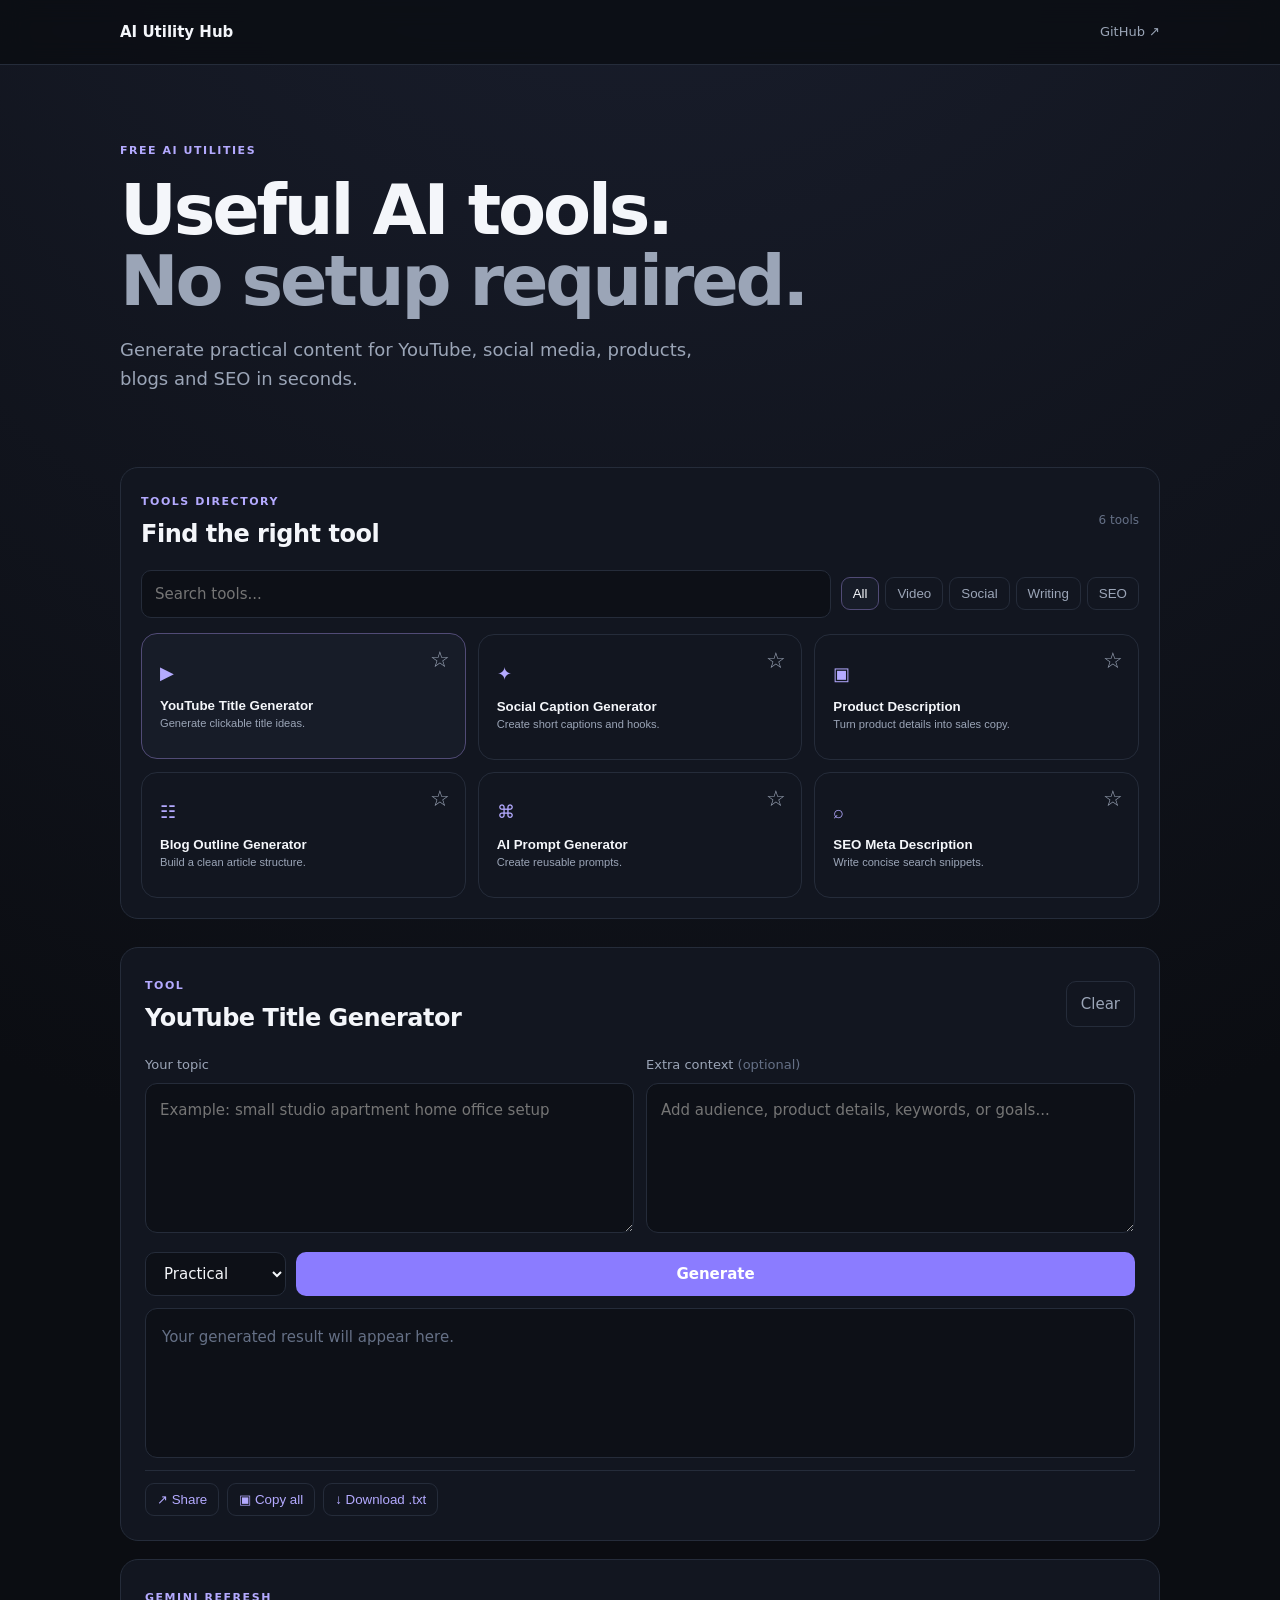
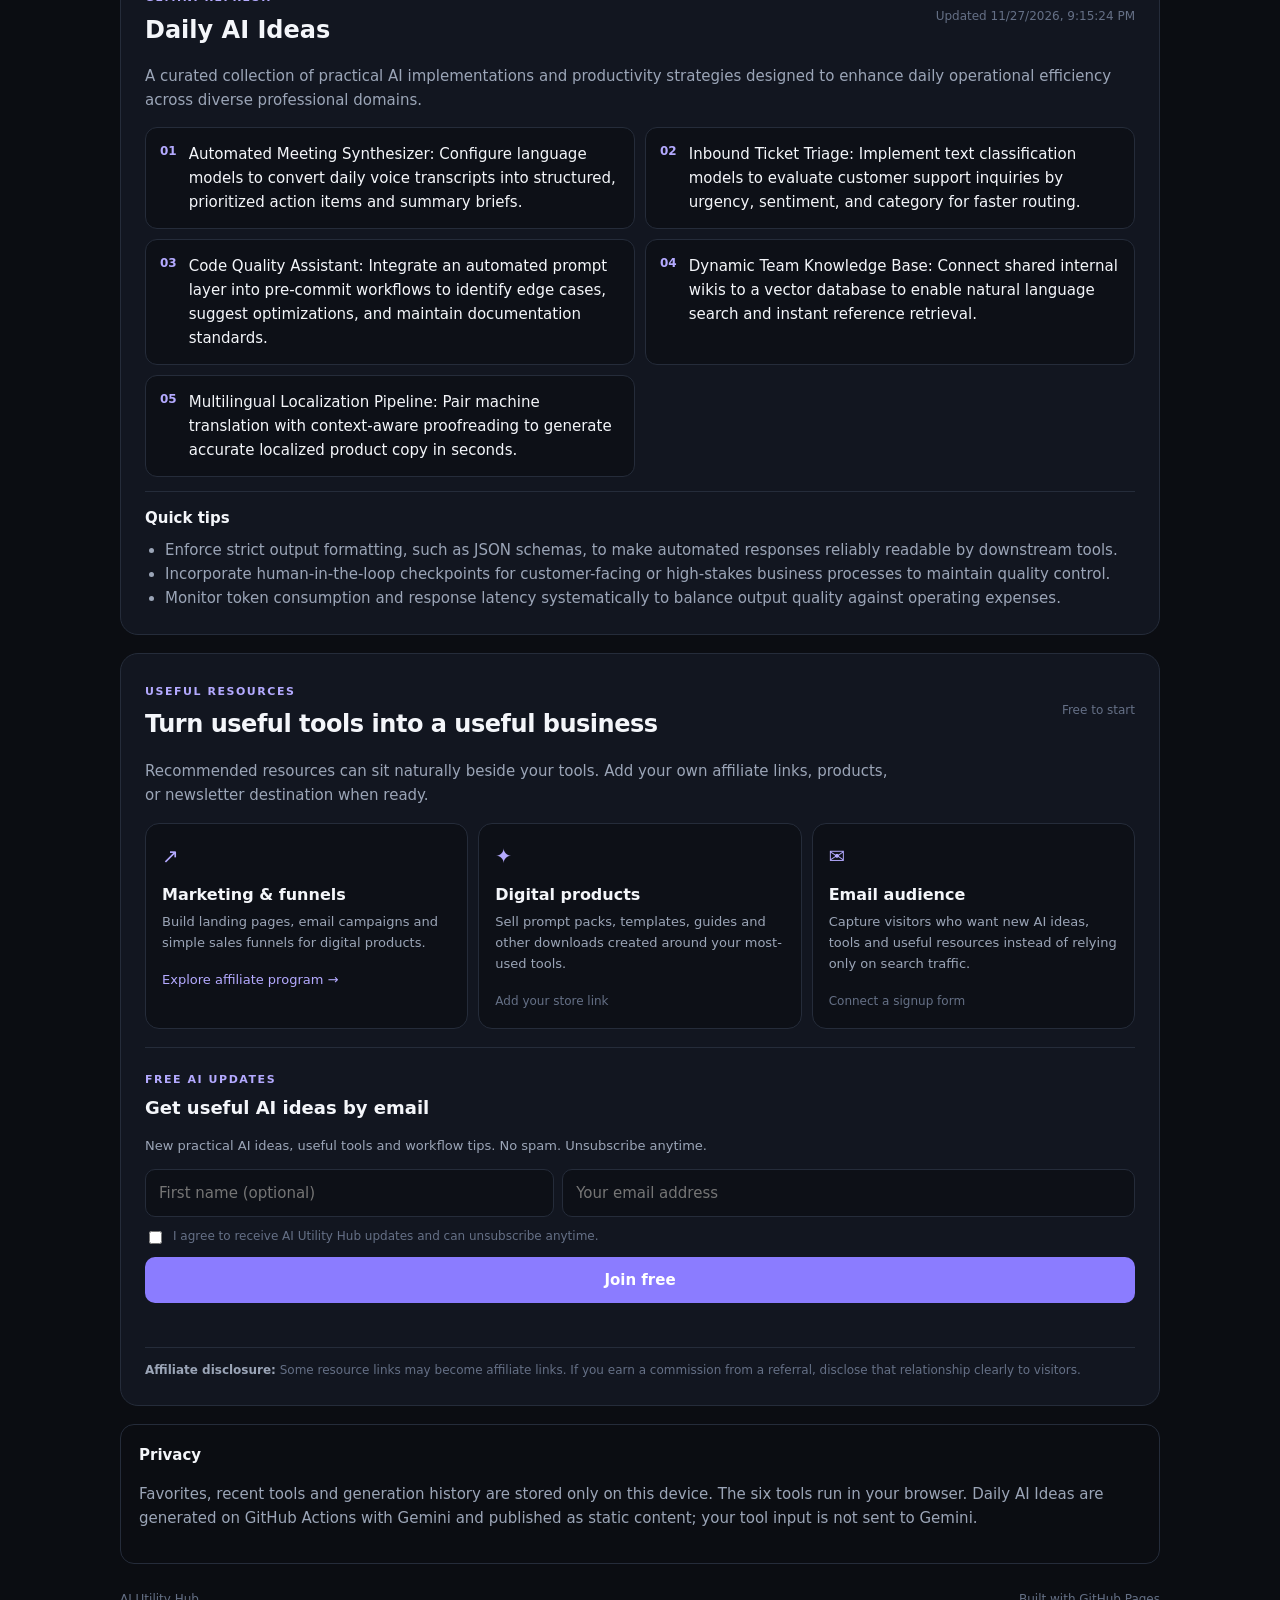
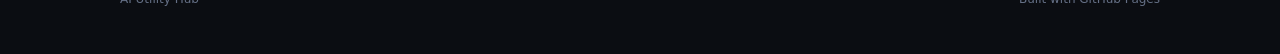
<file: index.html>
<!doctype html><html lang="en"><head><meta charset="utf-8"><meta name="viewport" content="width=device-width,initial-scale=1"><meta name="description" content="Free AI utility tools for titles, captions, product copy, outlines, prompts and SEO."><title>AI Utility Hub — Free AI Tools</title><link rel="stylesheet" href="styles.css"></head><body><header class="site-header"><div class="wrap nav"><a class="brand" href="./">AI Utility Hub</a><a class="github" href="https://github.com/kenkenny11/ai-utility-hub">GitHub ↗</a></div></header><main class="wrap"><section class="hero"><span class="eyebrow">FREE AI UTILITIES</span><h1>Useful AI tools.<br><span>No setup required.</span></h1><p>Generate practical content for YouTube, social media, products, blogs and SEO in seconds.</p></section><section class="directory"><div class="directory-head"><div><span class="eyebrow">TOOLS DIRECTORY</span><h2>Find the right tool</h2></div><span id="toolCount" class="updated">6 tools</span></div><div class="directory-controls"><input id="toolSearch" type="search" placeholder="Search tools..." aria-label="Search tools"><div class="filters" role="group" aria-label="Filter tools"><button class="filter active" data-filter="all">All</button><button class="filter" data-filter="video">Video</button><button class="filter" data-filter="social">Social</button><button class="filter" data-filter="writing">Writing</button><button class="filter" data-filter="seo">SEO</button></div></div><div id="personalTools" class="personal-tools" hidden><div class="personal-tabs"><button class="personal-tab active" data-personal="recent">Recently used</button><button class="personal-tab" data-personal="favorites">Favorites</button></div><div id="personalList"></div></div><div class="tool-grid"><button class="tool-card active" data-tool="youtube" data-category="video" data-search="youtube title video titles content"><span class="icon">▶</span><strong>YouTube Title Generator</strong><small>Generate clickable title ideas.</small><span class="favorite-btn" role="button" tabindex="0" aria-label="Favorite YouTube Title Generator">☆</span></button><button class="tool-card" data-tool="caption" data-category="social" data-search="social caption instagram facebook hooks"><span class="icon">✦</span><strong>Social Caption Generator</strong><small>Create short captions and hooks.</small><span class="favorite-btn" role="button" tabindex="0" aria-label="Favorite Social Caption Generator">☆</span></button><button class="tool-card" data-tool="product" data-category="writing" data-search="product description ecommerce sales copy"><span class="icon">▣</span><strong>Product Description</strong><small>Turn product details into sales copy.</small><span class="favorite-btn" role="button" tabindex="0" aria-label="Favorite Product Description">☆</span></button><button class="tool-card" data-tool="outline" data-category="writing" data-search="blog outline article content writing"><span class="icon">☷</span><strong>Blog Outline Generator</strong><small>Build a clean article structure.</small><span class="favorite-btn" role="button" tabindex="0" aria-label="Favorite Blog Outline Generator">☆</span></button><button class="tool-card" data-tool="prompt" data-category="writing" data-search="ai prompt prompt generator workflow"><span class="icon">⌘</span><strong>AI Prompt Generator</strong><small>Create reusable prompts.</small><span class="favorite-btn" role="button" tabindex="0" aria-label="Favorite AI Prompt Generator">☆</span></button><button class="tool-card" data-tool="seo" data-category="seo" data-search="seo meta description search snippet google"><span class="icon">⌕</span><strong>SEO Meta Description</strong><small>Write concise search snippets.</small><span class="favorite-btn" role="button" tabindex="0" aria-label="Favorite SEO Meta Description">☆</span></button></div><div id="noTools" class="empty tool-empty" hidden>No tools match your search.</div></section><section id="workspace" class="workspace"><div class="workspace-head"><div><span class="eyebrow">TOOL</span><h2 id="toolTitle">YouTube Title Generator</h2></div><button id="clearBtn" class="ghost">Clear</button></div><div class="input-grid"><div class="field"><label for="input" id="inputLabel">Your topic</label><textarea id="input" rows="5" placeholder="Example: small studio apartment home office setup"></textarea></div><div class="field"><label for="context" id="contextLabel">Extra context <span>(optional)</span></label><textarea id="context" rows="5" placeholder="Add audience, product details, keywords, or goals..."></textarea></div></div><div class="controls"><select id="tone" aria-label="Tone"><option>Practical</option><option>Professional</option><option>Friendly</option><option>Bold</option><option>Minimal</option></select><button id="generateBtn" class="primary">Generate</button></div><div id="output" class="output" aria-live="polite"><div class="empty">Your generated result will appear here.</div></div><div id="exportBar" class="export-bar" hidden><button id="shareBtn" class="export-btn">↗ Share</button><button id="copyAllBtn" class="export-btn">▣ Copy all</button><button id="downloadBtn" class="export-btn">↓ Download .txt</button></div></section><section id="history" class="history" hidden><div class="history-head"><div><span class="eyebrow">LOCAL HISTORY</span><h2>Recent generations</h2></div><button id="clearHistory" class="ghost">Clear history</button></div><div id="historyList"></div></section><section class="daily"><div class="daily-head"><div><span class="eyebrow">GEMINI REFRESH</span><h2>Daily AI Ideas</h2></div><span id="dailyUpdated" class="updated">Loading…</span></div><p id="dailyIntro" class="daily-intro">Loading the latest practical ideas.</p><div id="dailyIdeas" class="daily-grid"></div><div class="tips"><strong>Quick tips</strong><ul id="dailyTips"><li>Loading…</li></ul></div></section><section id="monetization" class="monetization"><div class="monetization-head"><div><span class="eyebrow">USEFUL RESOURCES</span><h2>Turn useful tools into a useful business</h2></div><span class="updated">Free to start</span></div><p class="monetization-intro">Recommended resources can sit naturally beside your tools. Add your own affiliate links, products, or newsletter destination when ready.</p><div class="resource-grid"><article class="resource-card"><span class="resource-icon">↗</span><h3>Marketing & funnels</h3><p>Build landing pages, email campaigns and simple sales funnels for digital products.</p><a href="https://systeme.io/affiliate-program" target="_blank" rel="noopener noreferrer">Explore affiliate program →</a></article><article class="resource-card"><span class="resource-icon">✦</span><h3>Digital products</h3><p>Sell prompt packs, templates, guides and other downloads created around your most-used tools.</p><span class="resource-status">Add your store link</span></article><article class="resource-card"><span class="resource-icon">✉</span><h3>Email audience</h3><p>Capture visitors who want new AI ideas, tools and useful resources instead of relying only on search traffic.</p><span class="resource-status">Connect a signup form</span></article></div><div class="newsletter-box"><span class="eyebrow">FREE AI UPDATES</span><h3>Get useful AI ideas by email</h3><p>New practical AI ideas, useful tools and workflow tips. No spam. Unsubscribe anytime.</p><form id="newsletterForm" class="newsletter-form"><div class="newsletter-fields"><input id="subscriberName" type="text" autocomplete="given-name" placeholder="First name (optional)" maxlength="80"><input id="subscriberEmail" type="email" autocomplete="email" placeholder="Your email address" required maxlength="254"></div><label class="consent"><input id="subscriberConsent" type="checkbox" required> <span>I agree to receive AI Utility Hub updates and can unsubscribe anytime.</span></label><button id="subscribeBtn" class="primary" type="submit">Join free</button><p id="newsletterStatus" class="newsletter-status" aria-live="polite"></p></form></div><div class="disclosure"><strong>Affiliate disclosure:</strong> Some resource links may become affiliate links. If you earn a commission from a referral, disclose that relationship clearly to visitors.</div></section><section class="note"><strong>Privacy</strong><p>Favorites, recent tools and generation history are stored only on this device. The six tools run in your browser. Daily AI Ideas are generated on GitHub Actions with Gemini and published as static content; your tool input is not sent to Gemini.</p></section></main><footer class="wrap footer"><span>AI Utility Hub</span><span>Built with GitHub Pages</span></footer><script src="app.js?v=20260928-10"></script></body></html>
</file>
<file: styles.css>
:root{--bg:#0b0d12;--panel:#121620;--panel2:#171c28;--line:#252c3a;--text:#f4f6fa;--muted:#9ba5b7;--accent:#8b7cff;--accent2:#b4aaff;--radius:18px}*{box-sizing:border-box}body{margin:0;background:radial-gradient(circle at 50% -10%,#1b2030 0,#0b0d12 42%);color:var(--text);font:15px/1.6 Inter,system-ui,-apple-system,BlinkMacSystemFont,"Segoe UI",sans-serif}.wrap{width:min(1040px,calc(100% - 32px));margin:auto}.site-header{border-bottom:1px solid var(--line);background:#0b0d12cc;backdrop-filter:blur(12px);position:sticky;top:0;z-index:10}.nav{height:64px;display:flex;align-items:center;justify-content:space-between}.brand{font-weight:800;color:var(--text);text-decoration:none}.github{color:var(--muted);text-decoration:none;font-size:13px}.hero{padding:72px 0 38px;max-width:720px}.eyebrow{font-size:11px;letter-spacing:.14em;color:var(--accent2);font-weight:800}.hero h1{font-size:clamp(40px,7vw,70px);line-height:1.02;letter-spacing:-.045em;margin:14px 0}.hero h1 span{color:var(--muted)}.hero p{font-size:18px;color:var(--muted);max-width:620px}.directory{background:var(--panel);border:1px solid var(--line);border-radius:var(--radius);padding:20px;margin:18px 0 28px}.directory-head{display:flex;justify-content:space-between;align-items:center;margin-bottom:16px}.directory h2{margin:3px 0 0;font-size:24px;letter-spacing:-.02em}.directory-controls{display:flex;gap:10px;align-items:center;margin-bottom:16px}.directory-controls input{min-width:220px;flex:1;background:#0d1017;border:1px solid var(--line);border-radius:10px;color:var(--text);padding:11px 13px;font:inherit;outline:none}.directory-controls input:focus{border-color:#5b5388}.filters{display:flex;gap:6px;overflow-x:auto}.filter,.personal-tab{white-space:nowrap;background:transparent;color:var(--muted);border:1px solid var(--line);border-radius:9px;padding:8px 11px;font:12px inherit;cursor:pointer}.filter:hover,.filter.active,.personal-tab:hover,.personal-tab.active{background:var(--panel2);color:var(--text);border-color:#514b76}.personal-tools{border-top:1px solid var(--line);padding:14px 0 2px;margin-bottom:12px}.personal-tabs{display:flex;gap:6px;margin-bottom:10px}.personal-item{width:100%;display:flex;justify-content:space-between;gap:12px;background:#0d1017;border:1px solid var(--line);color:var(--text);border-radius:10px;padding:10px 12px;margin:6px 0;text-align:left;cursor:pointer}.personal-item span:last-child{color:var(--accent2);font-size:12px}.tool-grid{display:grid;grid-template-columns:repeat(3,1fr);gap:12px}.tool-card{position:relative;border:1px solid var(--line);background:var(--panel);color:var(--text);text-align:left;padding:18px;border-radius:16px;cursor:pointer;min-height:126px;transition:.18s}.tool-card:hover,.tool-card.active{border-color:#514b76;background:var(--panel2);transform:translateY(-1px)}.tool-card[hidden]{display:none}.tool-card .icon{display:block;color:var(--accent2);font-size:18px;margin-bottom:14px}.tool-card strong,.tool-card small{display:block}.tool-card small{color:var(--muted);margin-top:4px;padding-right:28px}.favorite-btn{position:absolute;top:12px;right:12px;color:var(--muted);font-size:22px;line-height:1;cursor:pointer;user-select:none;padding:3px}.favorite-btn.saved{color:var(--accent2)}.tool-empty{padding:20px 0}.workspace{background:var(--panel);border:1px solid var(--line);border-radius:var(--radius);padding:24px;margin-bottom:18px}.workspace-head,.history-head{display:flex;justify-content:space-between;align-items:center;margin-bottom:18px}.workspace h2,.history h2{margin:3px 0 0;font-size:24px;letter-spacing:-.02em}.input-grid{display:grid;grid-template-columns:1fr 1fr;gap:12px}.field label span{color:#657086}.ghost,.primary,select{border-radius:10px;padding:10px 14px;font:inherit}.ghost{background:transparent;color:var(--muted);border:1px solid var(--line)}label{display:block;color:var(--muted);font-size:13px;margin-bottom:7px}textarea{width:100%;resize:vertical;min-height:130px;background:#0d1017;border:1px solid var(--line);border-radius:12px;color:var(--text);padding:14px;font:inherit;outline:none}textarea:focus{border-color:#5b5388}.controls{display:flex;gap:10px;margin:12px 0}.controls select{background:#0d1017;color:var(--text);border:1px solid var(--line)}.primary{border:0;background:var(--accent);color:white;font-weight:800;flex:1}.output{background:#0d1017;border:1px solid var(--line);border-radius:12px;min-height:150px;padding:16px}.empty{color:#657086}.result-item{display:flex;align-items:flex-start;justify-content:space-between;gap:12px;padding:11px 0;border-bottom:1px solid var(--line)}.result-item:last-child{border-bottom:0}.result-item>span{flex:1;white-space:pre-wrap}.copy-btn{flex:0 0 auto;background:transparent;color:var(--accent2);border:1px solid var(--line);border-radius:8px;padding:6px 9px;font:12px inherit;cursor:pointer}.copy-btn:hover,.export-btn:hover{border-color:#5b5388;background:var(--panel2)}.export-bar{display:flex;gap:8px;flex-wrap:wrap;margin-top:12px;padding-top:12px;border-top:1px solid var(--line)}.export-btn{background:transparent;color:var(--accent2);border:1px solid var(--line);border-radius:9px;padding:8px 11px;font:12px inherit;cursor:pointer}.history{background:var(--panel);border:1px solid var(--line);border-radius:var(--radius);padding:24px;margin-bottom:18px}.history-item{background:#0d1017;border:1px solid var(--line);border-radius:12px;padding:14px;margin:10px 0}.history-meta{display:flex;justify-content:space-between;gap:10px}.history-meta span{color:#657086;font-size:11px}.history-item p{margin:7px 0;color:var(--muted);overflow-wrap:anywhere}.history-actions{display:flex;gap:7px;flex-wrap:wrap}.note{border:1px solid var(--line);border-radius:14px;padding:18px;color:var(--muted)}.note strong{color:var(--text)}.footer{display:flex;justify-content:space-between;padding:26px 0 45px;color:#657086;font-size:12px}@media(max-width:760px){.tool-grid{grid-template-columns:1fr 1fr}.hero{padding-top:52px}.workspace,.history{padding:18px}.input-grid{grid-template-columns:1fr}.directory-controls{align-items:stretch;flex-direction:column}.directory-controls input{min-width:0;width:100%}.filters{width:100%}.history-meta{flex-direction:column;gap:2px}}@media(max-width:480px){.wrap{width:min(100% - 20px,1040px)}.tool-grid{grid-template-columns:1fr}.tool-card{min-height:auto}.hero h1{font-size:43px}.controls{flex-direction:column}.export-bar{display:grid;grid-template-columns:1fr}.export-btn{width:100%}.footer{flex-direction:column;gap:5px}.result-item{gap:8px}.copy-btn{padding:7px 8px}}.daily{background:var(--panel);border:1px solid var(--line);border-radius:var(--radius);padding:24px;margin-bottom:18px}.daily-head{display:flex;justify-content:space-between;align-items:center;margin-bottom:12px}.daily h2{margin:3px 0 0;font-size:24px}.daily-intro{color:var(--muted)}.updated{color:#657086;font-size:12px}.daily-grid{display:grid;grid-template-columns:repeat(2,1fr);gap:10px}.idea{display:flex;gap:12px;background:#0d1017;border:1px solid var(--line);border-radius:12px;padding:14px}.idea span{color:var(--accent2);font-weight:800;font-size:12px}.idea p{margin:0}.tips{margin-top:14px;border-top:1px solid var(--line);padding-top:14px}.tips ul{margin:8px 0 0;padding-left:20px;color:var(--muted)}@media(max-width:760px){.daily-grid{grid-template-columns:1fr}}.monetization{background:var(--panel);border:1px solid var(--line);border-radius:var(--radius);padding:24px;margin-bottom:18px}.monetization-head{display:flex;justify-content:space-between;align-items:center;margin-bottom:10px}.monetization h2{margin:3px 0 0;font-size:24px;letter-spacing:-.02em}.monetization-intro{color:var(--muted);max-width:760px}.resource-grid{display:grid;grid-template-columns:repeat(3,1fr);gap:10px;margin-top:16px}.resource-card{background:#0d1017;border:1px solid var(--line);border-radius:14px;padding:16px}.resource-icon{display:block;color:var(--accent2);font-size:20px;margin-bottom:10px}.resource-card h3{margin:0 0 5px;font-size:16px}.resource-card p{color:var(--muted);font-size:13px;margin:0 0 13px}.resource-card a{color:var(--accent2);font-size:13px;text-decoration:none}.resource-status{color:#657086;font-size:12px}.disclosure{border-top:1px solid var(--line);margin-top:16px;padding-top:13px;color:#657086;font-size:12px}.disclosure strong{color:var(--muted)}@media(max-width:760px){.resource-grid{grid-template-columns:1fr 1fr}}@media(max-width:480px){.monetization{padding:18px}.monetization-head{align-items:flex-start;gap:10px}.resource-grid{grid-template-columns:1fr}}.inline-recommendations{margin-top:16px;padding-top:16px;border-top:1px solid var(--line)}.recommendation-head{display:flex;flex-direction:column;gap:3px;margin-bottom:10px}.recommendation-grid{display:grid;grid-template-columns:repeat(3,1fr);gap:9px}.recommendation-card{background:var(--panel2);border:1px solid var(--line);border-radius:12px;padding:12px}.recommendation-card h3{font-size:14px;margin:0 0 5px}.recommendation-card p{font-size:12px;color:var(--muted);margin:0 0 8px}.recommendation-card span{font-size:11px;color:#657086}.recommendation-note{font-size:11px;color:#657086;margin:10px 0 0}@media(max-width:760px){.recommendation-grid{grid-template-columns:1fr 1fr}}@media(max-width:480px){.recommendation-grid{grid-template-columns:1fr}}.newsletter{background:var(--panel);border:1px solid var(--line);border-radius:var(--radius);padding:24px;margin-bottom:18px}.newsletter-head{display:flex;justify-content:space-between;align-items:center;gap:12px}.newsletter h2{margin:3px 0 0;font-size:24px;letter-spacing:-.02em}.newsletter>p{color:var(--muted);max-width:720px}.newsletter-form{margin-top:15px}.newsletter-fields{display:grid;grid-template-columns:1fr 1.5fr;gap:10px}.newsletter-fields input{width:100%;background:#0d1017;border:1px solid var(--line);border-radius:10px;color:var(--text);padding:11px 13px;font:inherit;outline:none}.newsletter-fields input:focus{border-color:#5b5388}.newsletter-form>.primary{width:100%;margin-top:10px;padding:11px 14px;cursor:pointer}.newsletter-form>.primary:disabled{opacity:.65;cursor:wait}.consent{display:flex;gap:8px;align-items:flex-start;margin-top:10px;color:#657086;font-size:12px}.consent input{margin-top:4px;accent-color:var(--accent)}.newsletter-status{min-height:20px;margin-top:9px;color:var(--accent2);font-size:13px}.newsletter-note{display:block;color:#657086;margin-top:7px;font-size:11px}@media(max-width:480px){.newsletter{padding:18px}.newsletter-head{align-items:flex-start}.newsletter-fields{grid-template-columns:1fr}}.newsletter-box{margin-top:18px;padding-top:18px;border-top:1px solid var(--line)}.newsletter-box h3{margin:4px 0;font-size:18px}.newsletter-box p{color:var(--muted);font-size:13px}.newsletter-form{margin-top:12px}.newsletter-fields{display:grid;grid-template-columns:1fr 1.4fr;gap:8px}.newsletter-fields input{width:100%;background:#0d1017;border:1px solid var(--line);border-radius:10px;color:var(--text);padding:11px 13px;font:inherit;outline:none}.newsletter-fields input:focus{border-color:#5b5388}.consent{display:flex;gap:8px;align-items:flex-start;margin:10px 0;color:#657086;font-size:12px}.consent input{margin-top:4px}.newsletter-form .primary{display:block;width:100%}.newsletter-status{min-height:20px;margin:8px 0 0!important}@media(max-width:480px){.newsletter-fields{grid-template-columns:1fr}}
</file>
